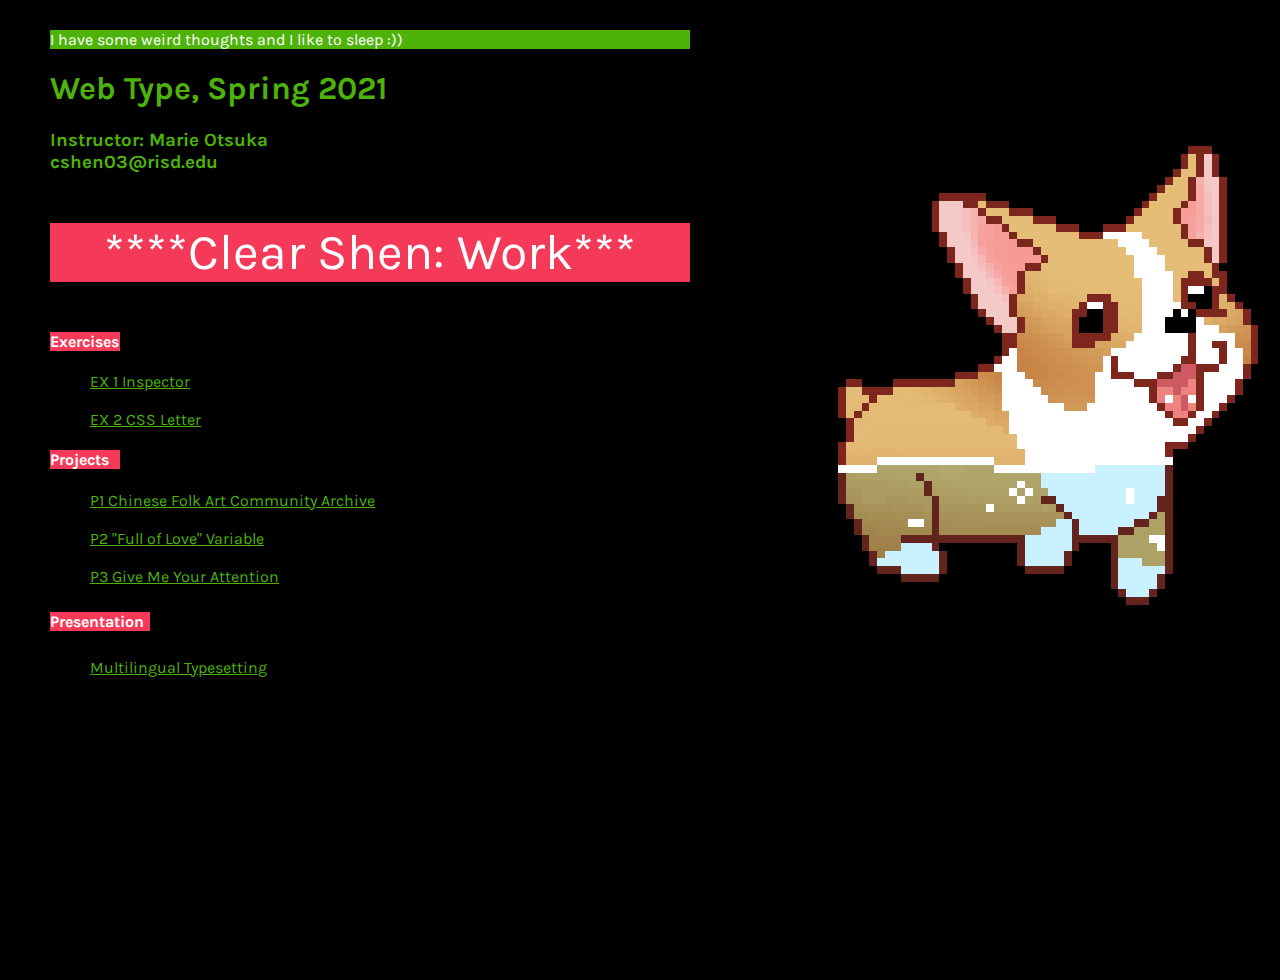
<file: index.html>
<!DOCTYPE html>
<html>
<head>
  <meta charset="utf-8" />
  <title>CLEAR SHEN @ WEB TYPE</title>
  <!-- this is where my meta-info lives, but won’t show up on the page itself-->
  <link href="https://fonts.googleapis.com/css2?family=Karla:ital@0;1&display=swap" rel="stylesheet"> 
  <link rel="stylesheet" href="style.css">
</head>
<body>
  <!-- this is where all my webpage stuff should go-->
  <section id="container">
  <div class="left">
    <!-- about me-->
    <header> I have some weird thoughts and I like to sleep :))</header>
    <h1>Web Type, Spring 2021</h1>
    <div class='name2'>
      <h3>Instructor: Marie Otsuka
        <br>
        cshen03@risd.edu</h3>
    </div>
    <div class="name">
    <p>****Clear Shen: Work***</p>
   </div>
  

      

    
    <!-- links to my work -->
    <div id="exercises">
      <h4>Exercises</h4>
      <ul>
        <li><a href="https://drive.google.com/file/d/19YJfznSSEbPaHC8HU2v5Ixk3F5Ke_7UB/view?usp=sharing">EX 1 Inspector</a></li> <br>
        <li><a href="https://clear311.github.io/web-type/letter_exercise/letter.html">EX 2 CSS Letter</a></li>
      </ul> 
    </div>
   
    <div id="projects">
      <h4>Projects</h4>
      <ul>
        <li><a href="https://clear311.github.io/web-type/community_archive/community.html">P1 Chinese Folk Art Community Archive</a></li> <br>
        <li><a href="https://clear311.github.io/web-type/variable_font/visit.html">P2 "Full of Love" Variable</a></li> <br>
        <li><a href="https://clear311.github.io/web-type/useless_engine/gaggle.html">P3 Give Me Your Attention</a></li>
        
      </ul>
    </div>

    <div id="presentation">
      <h5>Presentation</h4>
        <ul>
        <li><a href="https://docs.google.com/presentation/d/17jFSaaN5hcJ-AnxlogneF04D6-O-ABsJeArl8oJ78ng/edit?usp=sharing">Multilingual Typesetting</a></li> <br>
       </ul>

    </div>
  </div>
    <div class="right">
      <img src="corgiswimflip.gif" alt="This will display an animated GIF" />

    </div>


  </section>
</body>
</html>
</file>
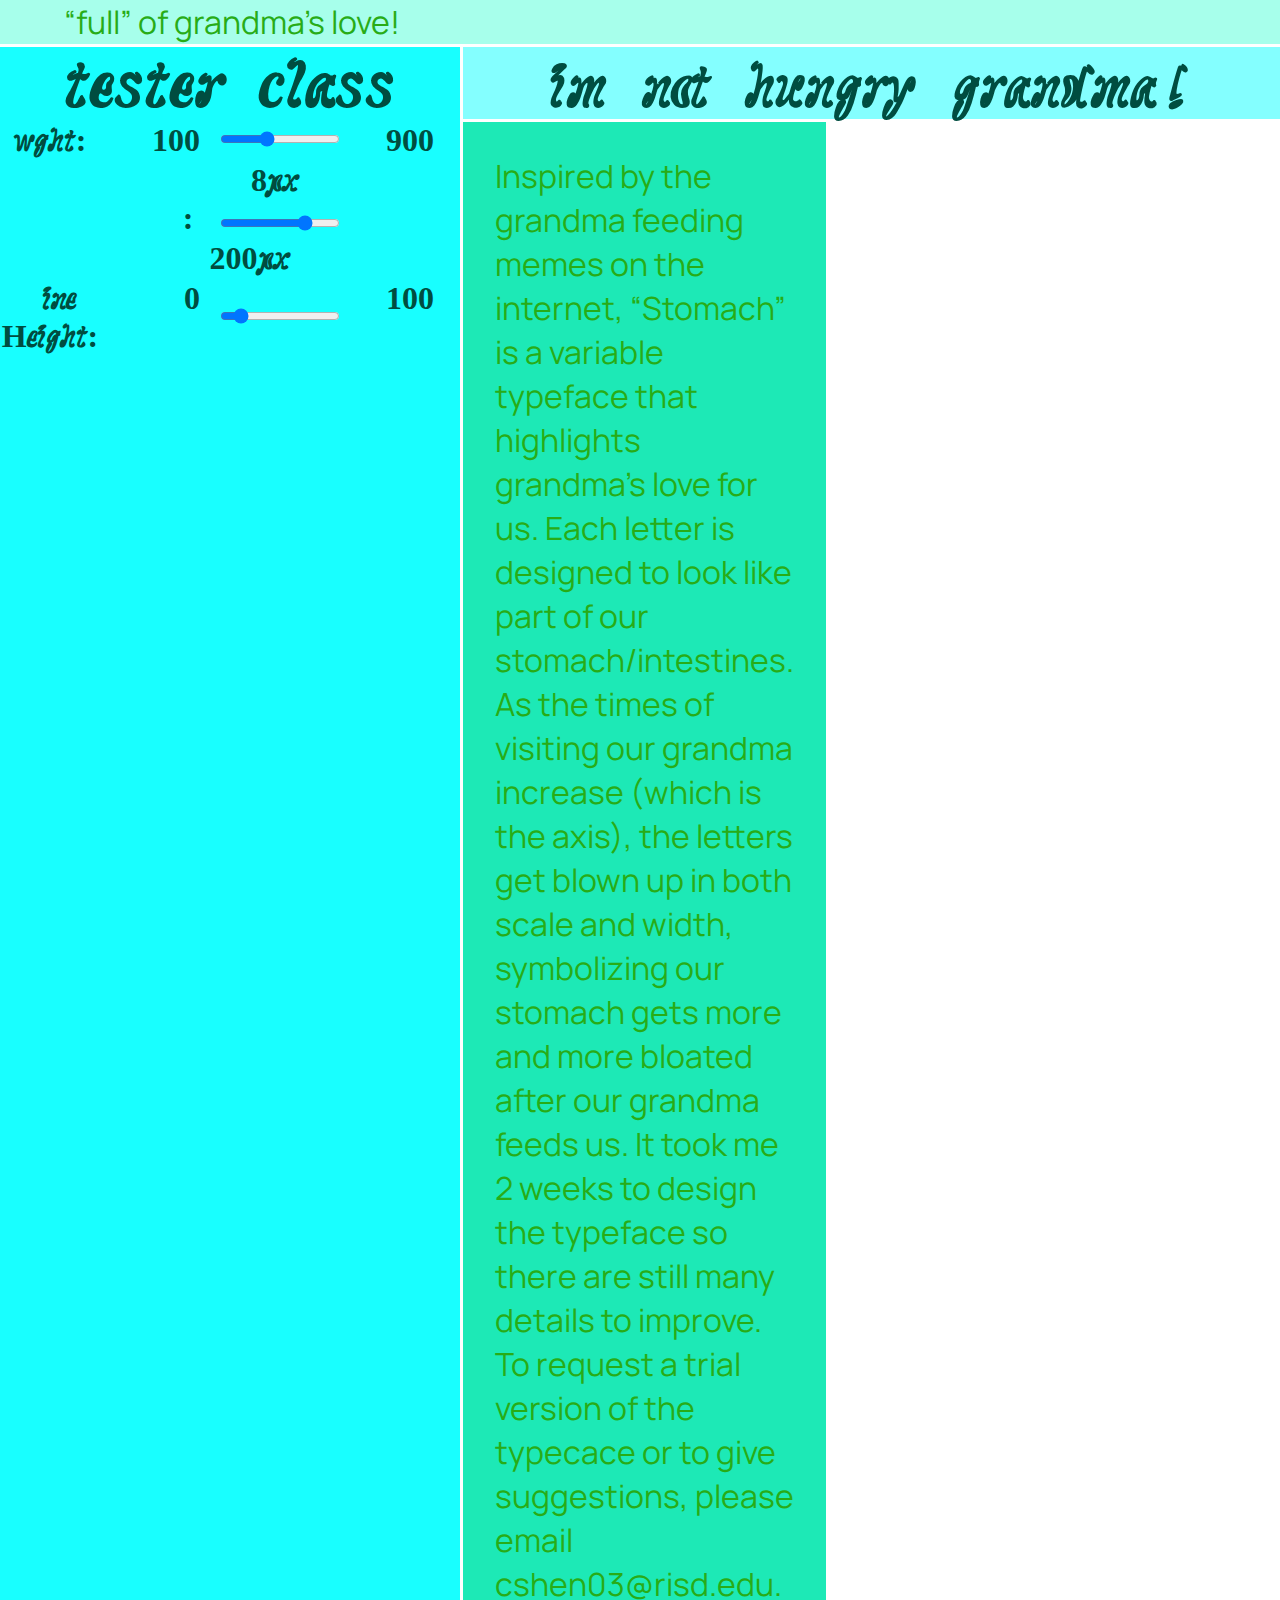
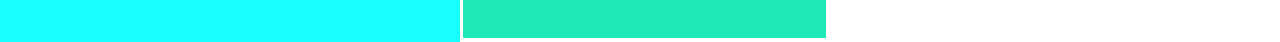
<file: grandma-webtype/index.html>
<!DOCTYPE html>
<html lang="en">
<head>
    <meta charset="UTF-8">
    <meta http-equiv="X-UA-Compatible" content="IE=edge">
    <meta name="viewport" content="width=device-width, initial-scale=1.0">
    <title>My Stomach</title>
    <link rel="stylesheet" type="text/css" href="style.css">
    <link rel="preconnect" href="https://fonts.gstatic.com">
    <link href="https://fonts.googleapis.com/css2?family=Work+Sans:ital,wght@0,300;0,400;0,500;0,600;1,300;1,500;1,600&display=swap" rel="stylesheet">
    <link href="https://fonts.googleapis.com/css2?family=Manrope:wght@200;400;600&display=swap" rel="stylesheet">
</head>
<body>
    <section class="container">
            <nav>
                <div id="intro">“full” of grandma's love!</div>
            </nav>

            <main>
                <div id="text">
                    <p>im not hungry grandma!</p>
                </div>
                <!-- <div id="text" class="stomach">
                    <p class="tester">tester class</p>
                    <p class="p-animate">just have some little snacks</p>
                </div> -->

                <!-- <div id="text2">
                    <p>not really grandma</p>
                </div> -->
            </main>

            <div id="sidebar">
                <section id="sliders">
                    <div id="text" class="stomach">
                        <p contenteditable="true" class="tester">tester class</p>
                    </div>
   
                    <ul>                   
                        <li data-axes="wght">
                            <div class="range-name">wght</div>
                            <div class="min">100</div>
                            <input data-type="GRMA" class="range axis-range menu" type="range" min="100" max="900" value="400">
                            <div class="max">900</div>
                        </li> 
                        <li data-axes="size">
                            <div class="range-name">FONT SIZE</div>
                            <div class="inarow">
                              <div class="min">8px</div>
                              <input id="size" data-type="size" class="range axis-range menu" type="range" min="8" max="200" value="150">
                              <div class="max">200px</div>
                            </div>
                        </li>   
                        <li data-axes="LHGT">
                            <div class="range-name">Line Height</div>
                            <div class="min">0</div>
                            <input id="lineheight" data-type="LHGT" class="range axis-range menu" type="range" min="0" max="8" step="0.1" value="1">
                            <div class="max">100</div>
                        </li>
                    </ul>
                </section>
                
            </div>
            <div id="content1">
                <!-- <div id="con-1">
                    <p>im full!</p>
            </div> -->
            <div id="content2">
                <!-- <div id="text">
                    <p>you are so skinny! <br> eat more!</p>
                </div> -->
            </div>
            <div id="content3">
                <!-- <div id="text">
                    <p>are you feeling hungry again?</p>
                </div> -->
            </div>
            <footer>
                <div id="about">
                <p>Inspired by the grandma feeding memes on the internet, “Stomach” is a variable typeface that highlights grandma's love for us. Each letter is designed to look like part of our stomach/intestines. As the times of visiting our grandma increase (which is the axis), the letters get blown up in both scale and width, symbolizing our stomach gets more and more bloated after our grandma feeds us. It took me 2 weeks to design the typeface so there are still many details to improve. To request a trial version of the typecace or to give suggestions, please email cshen03@risd.edu.</p>
            </div>
            </footer>

        </div>

    </section>
    
    <script src="https://code.jquery.com/jquery-3.6.0.min.js" integrity="sha256-/xUj+3OJU5yExlq6GSYGSHk7tPXikynS7ogEvDej/m4=" crossorigin="anonymous"></script>
    <script src="script.js"></script>

</body>
</html>
</file>
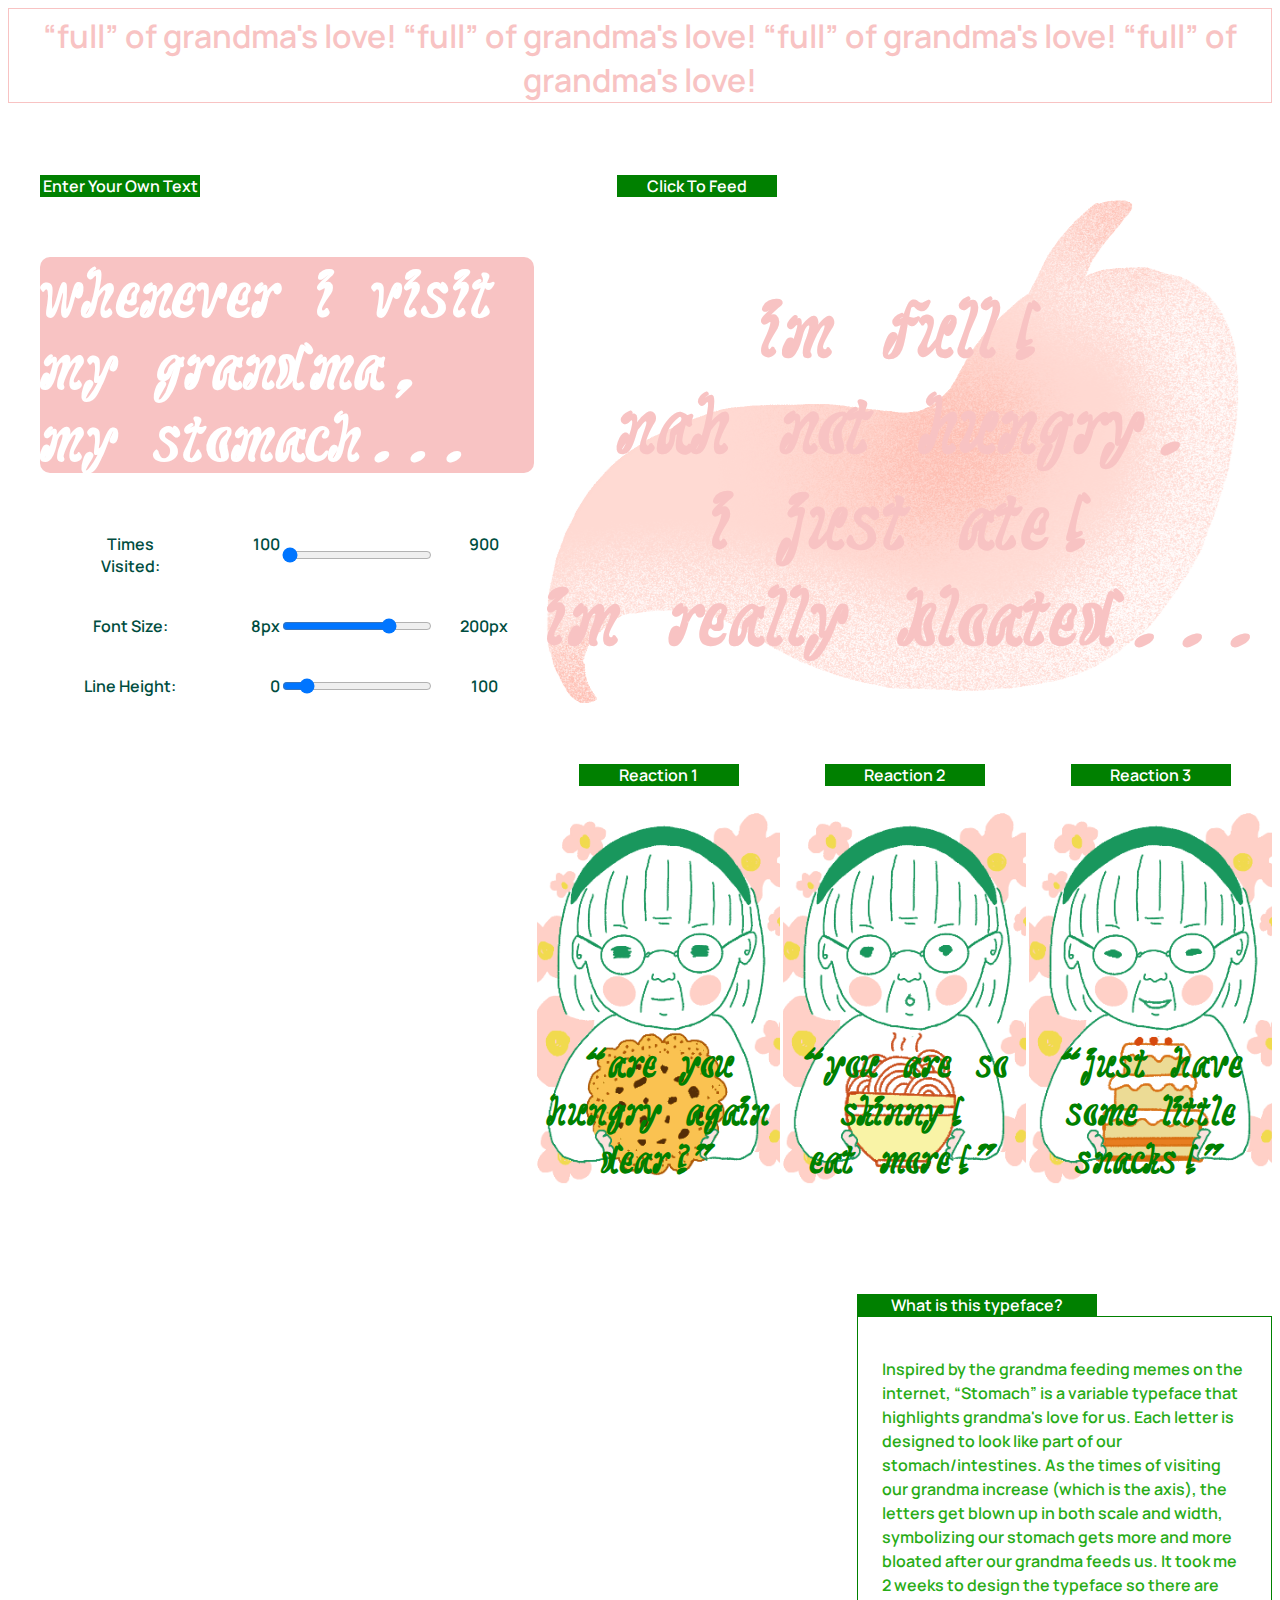
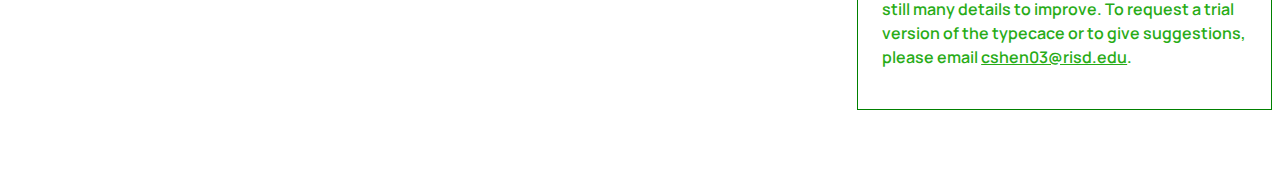
<file: variable_font/stomach.html>
<!DOCTYPE html>
<html>
    <head>
        <meta charset="utf-8"><!--charset: character encoding capable of encoding all characters on the web  -->
        <meta http-equiv="X-UA-Compatible" content="IE=edge,chrome=1"><!--for browser compatibility: choose rendering engine to view the page in an correct view (for old ver. IE)  -->
        <title>Grandma's Feeding</title><!--declaring the title, or name, of the HTML document. displayed in the browser's title bar-->
        <meta name="description" content=""><!--keywords/snippet for search engines-->
        <meta name="viewport" content="width=device-width"><!--the browser will (probably) render the width of the page at the width of its own screen -->
        <link rel="stylesheet" href="grandma.css">
        <link rel="preconnect" href="https://fonts.gstatic.com">
        <link href="https://fonts.googleapis.com/css2?family=Work+Sans:ital,wght@0,300;0,400;0,500;0,600;1,300;1,500;1,600&display=swap" rel="stylesheet">
        <link href="https://fonts.googleapis.com/css2?family=Manrope:wght@200;400;600&display=swap" rel="stylesheet">
        <!-- <link rel="stylesheet" href="//code.jquery.com/ui/1.12.1/themes/base/jquery-ui.css">
        <script src="https://code.jquery.com/jquery-1.12.4.js"></script>
        <script src="https://code.jquery.com/ui/1.12.1/jquery-ui.js"></script>    -->
    </head>

    <body>
        <section class="container">
            <!-- <div class="letter"> -->
                <!-- <div id="a">a</div> -->
              
                <nav>
                    <div id="intro">“full” of grandma's love! “full” of grandma's love! “full” of grandma's love! “full” of grandma's love! </div>
                </nav>
                <main>
                    <div id="main-title">Click To Feed</div>
                    <div id="text">
                        <p>im full!<br>nah not hungry.<br>i just ate!<br>im really bloated...</p>
                    </div>

                </main>
                <div id="sidebar">
                    <div id="sidebar-title">Enter Your Own Text</div>
                    <section id="sliders">
                        <div id="demo" class="stomach">
                            <p contenteditable="true" class="tester">whenever i visit my grandma, my stomach...</p>
                        </div>
       
                        <ul>   
                                <li data-axes="wght">
                                    <div class="range-name">Times Visited</div>
                                    <div class="min">100</div>
                                    <input data-type="GRMA" class="range axis-range menu" type="range" min="100" max="900" value="100">
                                    <div class="max">900</div>
                                </li> 
                            <br>
                                <li data-axes="size">
                                    <div class="range-name">Font Size</div>
                                    <!-- <div class="inarow"> -->
                                    <div class="min">8px</div>
                                    <input id="size" data-type="size" class="range axis-range menu" type="range" min="8" max="200" value="150">
                                    <div class="max">200px</div>
                                    <!-- </div> -->
                                </li>   
                            <br>
                                <li data-axes="LHGT">
                                    <div class="range-name">Line Height</div>
                                    <div class="min">0</div>
                                    <input id="lineheight" data-type="LHGT" class="range axis-range menu" type="range" min="0" max="8" step="0.1" value="1">
                                    <div class="max">100</div>
                                </li>
                        </ul>
                    </section>
                </div>
                <div id="content1">
                    <div id="q1">Reaction 1</div>
                    <div id="middle">
                        <p class="p-animate">“are you hungry again dear?”</p>
                    </div>
                </div>
                <div id="content2">
                    <div id="q1">Reaction 2</div>
                    <div id="middle">
                        <p class="p-animate">“you are so skinny! <br> eat more!”</p>
                    </div>
                </div>
                <div id="content3">
                    <div id="q1">Reaction 3</div>
                    <div id="middle">
                        <p class="p-animate">“just have some little snacks!”</p>
                    </div>
                </div>
                <footer>
                    <div id="title">What is this typeface?</div>
                    <div id="about">
                        <p>Inspired by the grandma feeding memes on the internet, “Stomach” is a variable typeface that highlights grandma's love for us. Each letter is designed to look like part of our stomach/intestines. As the times of visiting our grandma increase (which is the axis), the letters get blown up in both scale and width, symbolizing our stomach gets more and more bloated after our grandma feeds us. It took me 2 weeks to design the typeface so there are still many details to improve. To request a trial version of the typecace or to give suggestions, please email <span id="underline">cshen03@risd.edu</span>.</p>
                    </div>
                </footer>

            </div>

        </section>
        <script src="https://code.jquery.com/jquery-3.6.0.min.js" integrity="sha256-/xUj+3OJU5yExlq6GSYGSHk7tPXikynS7ogEvDej/m4=" crossorigin="anonymous"></script>
        <script src="expand.js"></script>
    
    </body>

    <!-- <script src="https://code.jquery.com/jquery-1.12.4.js"></script>
    <script src="https://code.jquery.com/ui/1.12.1/jquery-ui.js"></script>
    <script language="javascript" src="expand.js"></script> -->
</html>
</file>
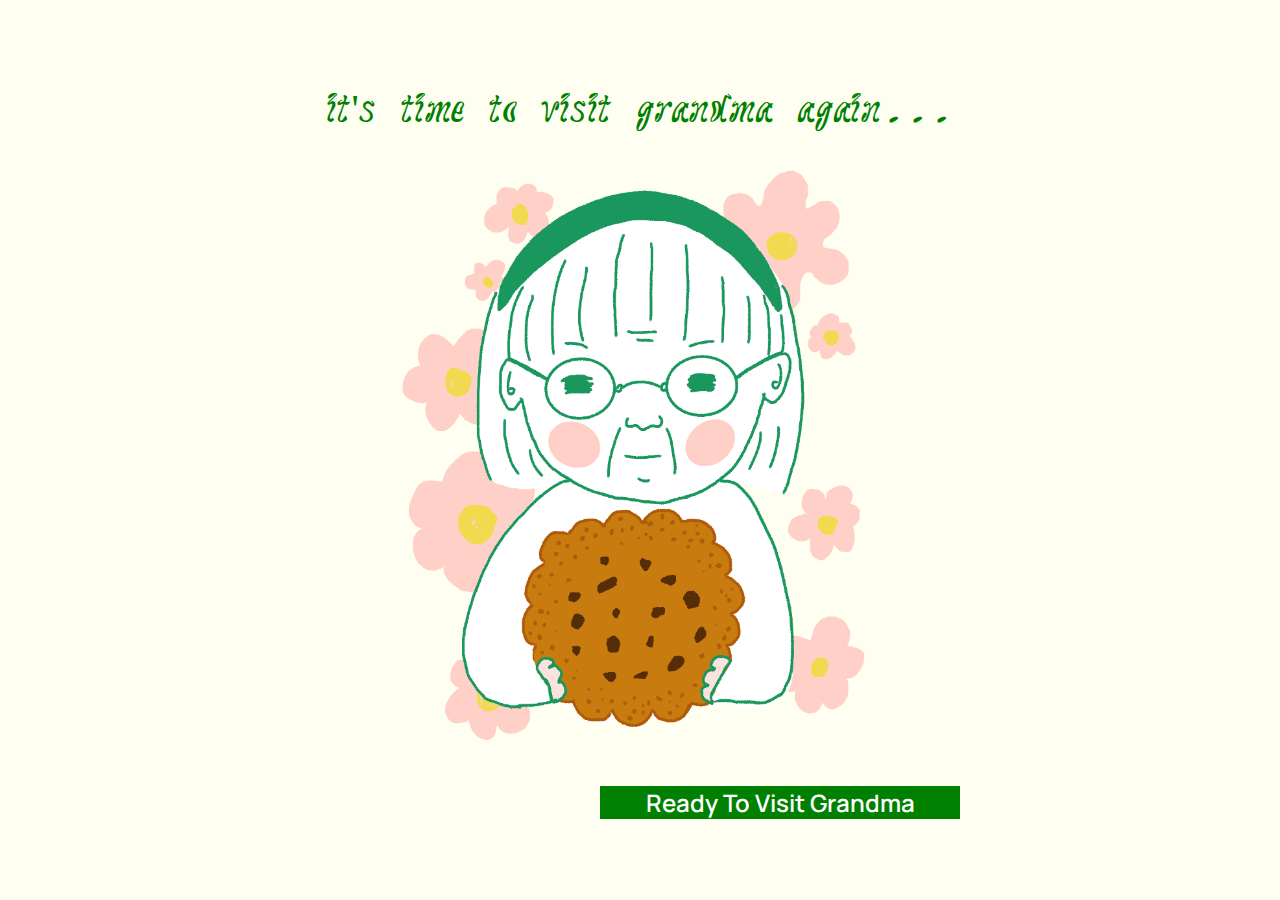
<file: variable_font/visit.html>
<!DOCTYPE html>
<html>
    <head>
        <meta charset="utf-8"><!--charset: character encoding capable of encoding all characters on the web  -->
        <meta http-equiv="X-UA-Compatible" content="IE=edge,chrome=1"><!--for browser compatibility: choose rendering engine to view the page in an correct view (for old ver. IE)  -->
        <title>Grandma's Feeding</title><!--declaring the title, or name, of the HTML document. displayed in the browser's title bar-->
        <meta name="description" content=""><!--keywords/snippet for search engines-->
        <meta name="viewport" content="width=device-width"><!--the browser will (probably) render the width of the page at the width of its own screen -->
        <link rel="stylesheet" href="feed.css">
        <link rel="preconnect" href="https://fonts.gstatic.com">
        <link href="https://fonts.googleapis.com/css2?family=Work+Sans:ital,wght@0,300;0,400;0,500;0,600;1,300;1,500;1,600&display=swap" rel="stylesheet">
        <link href="https://fonts.googleapis.com/css2?family=Manrope:wght@200;400;600&display=swap" rel="stylesheet">
        <!-- <link rel="stylesheet" href="//code.jquery.com/ui/1.12.1/themes/base/jquery-ui.css">
        <script src="https://code.jquery.com/jquery-1.12.4.js"></script>
        <script src="https://code.jquery.com/ui/1.12.1/jquery-ui.js"></script>    -->
    </head>

    <body>
        <div class="container">
            <div class="y-animate">it's time to visit grandma again...</div>
            <div class="picture">
            <img src="m1.png" alt="Grandma holding" style="width:500px;height:650px;">
            </div>
            <div class="invitation">
                <p> <a href="stomach.html" style="color:white">Ready To Visit Grandma</a> </p>
            </div>
        </div>
       
    
    </body>

    <script src="https://code.jquery.com/jquery-3.6.0.min.js" integrity="sha256-/xUj+3OJU5yExlq6GSYGSHk7tPXikynS7ogEvDej/m4=" crossorigin="anonymous"></script>
    <script src="expand.js"></script>
</html>
</file>
<file: style.css>
body{
    margin: 30px 50px 50px 50px;
    font-family: 'Karla', sans-serif; 
    background-color: black;
    cursor: url("mouse.png"), auto !important;

}

#container{
    width: 100vw;
    height: 100vh;
    display: flex;
    flex-flow:row;
}

header{
    background-color: rgb(77, 179, 9);
    justify-content: center;
    text-align: left;
    color: white;
    width: 50vw;
}
h1 {
    font-family: 'Karla', sans-serif;   
    color:rgb(77, 179, 9);
}

.name p{
    font-family: 'Karla', sans-serif;   
    color: white;
    font-size: 50px;
}

.name{
    background-color: rgb(245, 57, 88);
    width: 50vw;
    text-align: center;
    display: block;
}

.name2{
    width: 50vw;
    text-align: left;
    display: block;
}

h3{
    font-family: 'Karla', sans-serif; 
    color:rgb(77, 179, 9);  
}

h4{
    font-family: 'Karla', sans-serif; 
    color:white;  
    background-color: rgb(245, 57, 88);
    width: 70px;
}

h5{
    font-family: 'Karla', sans-serif; 
    color:white;  
    background-color: rgb(245, 57, 88);
    width: 100px;
    font-size: 16px;
}

a{
    font-family: 'Karla', sans-serif;   
    color:rgb(77, 179, 9);
    cursor: url("hover.png"), auto !important;

}
</file>
<file: grandma-webtype/style.css>
* {
	margin: 0;
	padding: 0;
	box-sizing: border-box;
}

/* typography */
@font-face {
    font-family: 'Stomach';
    src: url('StomachGX.ttf') format('truetype-variations');	
}

.stomach-hungry {
    font-variation-settings: "GRMA" 100;
}

.stomach-halffull {
    font-variation-settings: "GRMA" 450;
}

.stomach-full {
    font-variation-settings: "GRMA" 900;
}

:root{
	--GRMA: 300;
	--wdth: 120;
	--XHGT: 100;
}

body{
	font-family: 'Stomach';
}

.p-animate {
  animation: weightchanges 4s infinite;
}

.stomach, .stomach *{
	font-variation-settings: 'GRMA' var(--GRMA),'wdth' var(--wdth), 'XHGT' var(--XHGT);
}

/*SLIDER STYLES*/
#sliders ul{
	margin: auto;
}
#sliders li{
	display: flex;
	justify-content: center;
}

.range-name, .min, .max{
	width: 100px;
}
.min{
	text-align: right;
}
.range-name::after{
	content: ': ';
}

input.axis-range{
	width: 120px;
	margin: 0 20px;
}


.container{
    /* width: 100vw;
    height: 100vh; */
    /* width: 90%;
    margin:0;
    background-color: transparent; */
    display: grid;
    height: 100vh;
    grid-template-columns: 1fr 1fr 1fr 1fr;
    grid-template-rows: 0.2fr 1.5fr 1.2fr 0.8fr;
    grid-template-areas:
    "nav nav nav nav"
    "sidebar main main main"
    "sidebar content1 content2 content3"
    "sidebar footer footer footer";
    grid-gap: 0.2rem;
    font-weight: 800;
    font-family: 'Stomach';
    font-size: 2em;
    font-variation-settings: "GRMA" 100;
    -webkit-font-smoothing: antialiased;
    color: #004d40;
    text-align: center;
    cursor: url("grandma.png"), auto !important;
    /* cursor: url("Grandma.png"); */
}

/* h1{
    font-size:0.3em;
    color: black;
    font-variation-settings: "GRMA"900;
} */

/* .letter{
    width: 2000px;
    height: 1000px;
    display:flex;
    flex-flow: row;
    text-align: center;
    color: rgb(204, 104, 121);
    font-family: 'Stomach';
    padding:0.5em;
    font-size: 10em;   
} */


nav{
    background: #a7ffeb;
    grid-area: nav;
    border-radius: var(--main-radius);
    padding-top: var(--main-padding);
}
#intro{
  font-family: 'Manrope', sans-serif;
  font-weight: 400;
  font-size: 1em;
  text-align: left;
  margin-left: 2em;
  color:rgb(40, 172, 23);
}

main{
    background: #84ffff;
    grid-area: main;
    border-radius: var(--main-radius);
    padding-top: var(--main-padding);
}

#text{
    font-family: 'Stomach';
    font-variation-settings: 'GRMA' 100;
    font-size: 60px;
    cursor: pointer;
}

.animate{
    animation: animationProps 0.5s 1 ease;
    animation-fill-mode: forwards;
  }
  @keyframes animationProps {
    0% {
      font-variation-settings: 'GRMA' 400;
    }
    100% {
      font-variation-settings: 'GRMA' 650;
    }
  }
  /* animation + keyframes for second weight change from 650 to 900 */
  .animate2{
    animation: animationProps2 0.5s 1 ease;
    animation-fill-mode: forwards;
  }
  @keyframes animationProps2 {
    0% {
      font-variation-settings: 'GRMA' 650;
    }
    100% {
      font-variation-settings: 'GRMA' 900;
    }
}

#sidebar {
    background: #18ffff;
    grid-area: sidebar;
    border-radius: var(--main-radius);
    padding-top: var(--main-padding);
}

  
#content1 {
    background: #6fffd2;
    grid-area: content1;
    border-radius: var(--main-radius);
    padding-top: var(--main-padding);
  }
  
#content2 {
    background: #64ffda;
    grid-area: content2;
    border-radius: var(--main-radius);
    padding-top: var(--main-padding);
  }
  
#content3 {
    background: #73ffba;
    grid-area: content3;
    border-radius: var(--main-radius);
    padding-top: var(--main-padding);
  }
  

footer{
    background: #1de9b6;
    grid-area: footer;
    border-radius: var(--main-radius);
    padding-top: var(--main-padding);
}

#about{
  font-family: 'Manrope', sans-serif;
  font-weight: 400;
  font-size: 1em;
  text-align: left;
  /* margin-left: 2em; */
  color:rgb(40, 172, 23);
  padding: 1em;
}

@media only screen and (max-width: 550px) {
    .container {
      grid-template-columns: 1fr;
      grid-template-rows: 0.4fr 0.4fr 2.2fr 1.2fr 1.2fr 1.2fr 1fr;
      grid-template-areas:
        "nav"
        "sidebar"
        "main"
        "content1"
        "content2"
        "content3"
        "footer";
    }
  }


/* ANIMATION */

@keyframes weightchanges {
  0% {
    font-variation-settings: 'GRMA' 100;
  }
  50% {
    font-variation-settings: 'GRMA' 450;
  }
  100% {
    font-variation-settings: 'GRMA' 900;
  }
}
</file>
<file: variable_font/grandma.css>
*,
*:before,
*:after {
  -webkit-box-sizing: border-box;
     -moz-box-sizing: border-box;
          box-sizing: border-box;
          scroll-behavior: smooth;
          text-rendering: optimizeSpeed;
}

/* typography */
@font-face{
  font-family: 'Stomach';
  src: url('StomachGX.ttf') format('truetype-variations');	
}

.stomach-hungry {
  font-variation-settings: "GRMA" 100;
}

.stomach-halffull {
  font-variation-settings: "GRMA" 450;
}

.stomach-full {
  font-variation-settings: "GRMA" 900;
}
:root {
    --main-padding: 5px;
    --GRMA: 300;
    --wdth: 120;
    --XHGT: 100;
  }

/* .container, .container *{
	font-variation-settings:'GRMA' var(--GRMA);
} */
body{
	font-family: 'Stomach';
  /* background-color: beige; */
}

.p-animate {
  animation: weightchanges 4s infinite;
}

.stomach, .stomach *{
	font-variation-settings: 'GRMA' var(--GRMA),'wdth' var(--wdth), 'XHGT' var(--XHGT);
}

#sliders ul{
	margin: auto;
  list-style-type: none;

}
#sliders li{
	display: flex;
	justify-content: center;
  font-family:'Manrope', sans-serif;
  font-weight: 600;
  font-size: 0.5em;
}

.range-name, .min, .max{
	width: 100px;
}
.min{
	text-align: right;
}
.range-name::after{
	content: ': ';
}

input.axis-range{
	width: 150px;
	/* margin: 0 20px; */
}

/* .weight{

} */
.container{
    /* width: 100vw;
    height: 100vh; */
    /* width: 90%;
    margin:0;
    background-color: transparent; */
    display: grid;
    height: 100vh;
    grid-template-columns: 1fr 1fr 1fr 1fr;
    grid-template-rows: 0.2fr 1.5fr 1.2fr 0.8fr;
    grid-template-areas:
    "nav nav nav nav"
    "sidebar main main main"
    "sidebar content1 content2 content3"
    "sidebar footer footer footer";
    grid-gap: 0.2rem;
    font-weight: 800;
    font-family: 'Stomach';
    font-size: 2em;
    font-variation-settings: "GRMA" 100;
    -webkit-font-smoothing: antialiased;
    color: #004d40;
    text-align: center;
    /* cursor: url("Grandma.png"); */
}

/* h1{
    font-size:0.3em;
    color: black;
    font-variation-settings: "GRMA"900;
} */


nav{
    /* background-color: rgb(214, 66, 66); */
    /* border: solid red 1px; */
    grid-area: nav;
    border-radius: var(--main-radius);
    padding-top: var(--main-padding);
    margin-bottom: 2em;
    border: solid rgb(248, 195, 195) 1px;
}

#intro{
    font-family: 'Manrope', sans-serif;
    font-weight: 600;
    font-size: 1em;
    text-align: center;
    /* margin-left: 2em; */
    /* width: 350px; */
    color: rgb(248, 195, 195)
    /* background-color: rgb(248, 195, 195); */
    
}

main{
    /* background:  rgb(223, 207, 68); */
    /* border: solid magenta 1px; */
    cursor: url("gg.png"), auto !important;
    grid-area: main;
    border-radius: var(--main-radius);
    padding-top: var(--main-padding);
    background-image:url(my-s.png);
    background-position: center;
    background-size:900px;
}

#main-title{
  font-family: 'Manrope', sans-serif;
  font-weight:600;
  font-size: 0.5em;
  background-color: green;
  color: white;
  width: 10em;
  /* display: flex; */
  margin-left: 5em;
}

#text{
    font-family: 'Stomach';
    font-variation-settings: 'GRMA' 100;
    font-size: 80px;
    /* cursor: pointer; */
    color: rgb(248, 195, 195);
}

#demo{
  font-family: 'Stomach';
  font-size: 60px;
  /* cursor: pointer; */
  color: white;
  text-align: left;
  background-color: rgb(248, 195, 195);
  border-radius:10px;
  /* padding: 0.5em; */
}

#middle{
  font-family: 'Stomach';
  font-size: 40px;
  /* cursor: pointer; */
  color: green;
  margin-top:250px;
}

.animate{
    animation: animationProps 0.5s 1 ease;
    animation-fill-mode: forwards;
  }
  @keyframes animationProps {
    0% {
      font-variation-settings: 'GRMA' 400;
    }
    100% {
      font-variation-settings: 'GRMA' 650;
    }
  }
  /* animation + keyframes for second weight change from 650 to 900 */
  .animate2{
    animation: animationProps2 0.5s 1 ease;
    animation-fill-mode: forwards;
  }
  @keyframes animationProps2 {
    0% {
      font-variation-settings: 'GRMA' 650;
    }
    100% {
      font-variation-settings: 'GRMA' 900;
    }
}

#sidebar {
    background: white;
    /* border: solid magenta 1px; */
    grid-area: sidebar;
    border-radius: var(--main-radius);
    padding-top: var(--main-padding);
    cursor: url("hover.png"), auto !important;
    /* padding: 1em; */
    padding-left: 1em;
}
#sidebar-title{
  font-family: 'Manrope', sans-serif;
  font-weight:600;
  font-size: 0.5em;
  background-color: green;
  color: white;
  width: 10em;
  /* display: flex; */
  /* margin-left: 5em; */
}
 
#content1 {
    background: white;
    grid-area: content1;
    border-radius: var(--main-radius);
    padding-top: var(--main-padding);
    cursor: url("mouse.png"), auto !important;
    background-image:url(m-1.png);
    background-position: center;
    background-size:330px;
  }


#content2 {
    justify-content: center;
    background: white;
    grid-area: content2;
    border-radius: var(--main-radius);
    padding-top: var(--main-padding);
    cursor: url("mouse.png"), auto !important;
    background-image:url(m-2.png);
    background-position: center;
    background-size:330px;
  }
  
#content3 {
    background: white;
    grid-area: content3;
    border-radius: var(--main-radius);
    padding-top: var(--main-padding);
    cursor: url("mouse.png"), auto !important;
    background-image:url(m-3.png);
    background-position: center;
    background-size:330px;
  }

#q1{
  font-family: 'Manrope', sans-serif;
  font-weight:600;
  font-size: 0.5em;
  background-color: green;
  color: white;
  width: 10em;
  display: inline-block;
}
  

footer{
    background: white;
    grid-area: footer;
    border-radius: var(--main-radius);
    padding-top: var(--main-padding);
    cursor: url("mouse.png"), auto !important;
    margin-bottom: 2em;
    margin-top: 2em;
    display: block;
    /* flex-flow: row; */
}

#title{
  font-family: 'Manrope', sans-serif;
  font-weight:600;
  font-size: 0.5em;
  background-color: green;
  color: white;
  width: 15em;
  /* text-align: center; */
  margin-left: 20em;
}

#about{
    font-family: 'Manrope', sans-serif;
    font-weight:600;
    font-size: 0.5em;
    line-height: 1.5em;
    text-align: left;
    /* margin-right: 10em; */
    margin-left: 20em;
    color:rgb(40, 172, 23);
    border: solid green 1px;
    padding: 1.5em;
}
#underline{
  text-decoration: underline;
}

@media only screen and (max-width: 550px) {
    .container {
      grid-template-columns: 1fr;
      grid-template-rows: 0.4fr 0.4fr 2.2fr 1.2fr 1.2fr 1.2fr 1fr;
      grid-template-areas:
        "nav"
        "sidebar"
        "main"
        "content1"
        "content2"
        "content3"
        "footer";
    }
  }
  

/* ANIMATION */

@keyframes weightchanges {
  0% {
    font-variation-settings: 'GRMA' 100;
  }
  50% {
    font-variation-settings: 'GRMA' 450;
  }
  100% {
    font-variation-settings: 'GRMA' 900;
  }
}
</file>
<file: variable_font/feed.css>
*{
    margin:0 0 0 0;
    box-sizing: border-box;
}
:root {
    /* --main-padding: 5px; */
    --GRMA: 300;
    --wdth: 120;
    --XHGT: 100;
  }
/* .picture{
    margin-left: 20em;
} */

body{
    background-color: rgb(255, 255, 241);
}

.container{
    width: 100vw;
    height: 100vh;
    justify-content: center;
    text-align: center;
    display: flex;
    flex-flow:column;
    cursor: url("mouse.png"), auto !important;

}
.typeface{
    font-family: 'Stomach';
    color: green;
    font-size: 50px;
}

.y-animate {
    animation: weightchanges 4s infinite;
    font-family: 'Stomach';
    color: green;
    font-size: 40px;
  }

.invitation{
  font-family: 'Manrope', sans-serif;
  font-weight:600;
  font-size: 1.5em;
  background-color: green;
  width: 15em;
  color: white;
  margin-left: 25em;
}

a{
    text-decoration: none;
    cursor: url("hover.png"), auto !important;

}

.invitation:hover{
    background-color: pink;
    /* cursor: url("hover.png"), auto !important; */

}

@font-face{
    font-family: 'Stomach';
    src: url('StomachGX.ttf') format('truetype-variations');	
  }
  
  .stomach-hungry {
    font-variation-settings: "GRMA" 100;
  }
  
  .stomach-halffull {
    font-variation-settings: "GRMA" 450;
  }
  
  .stomach-full {
    font-variation-settings: "GRMA" 900;
  }

  @keyframes weightchanges {
    0% {
      font-variation-settings: 'GRMA' 100;
    }
    50% {
      font-variation-settings: 'GRMA' 450;
    }
    100% {
      font-variation-settings: 'GRMA' 900;
    }
  }
</file>
